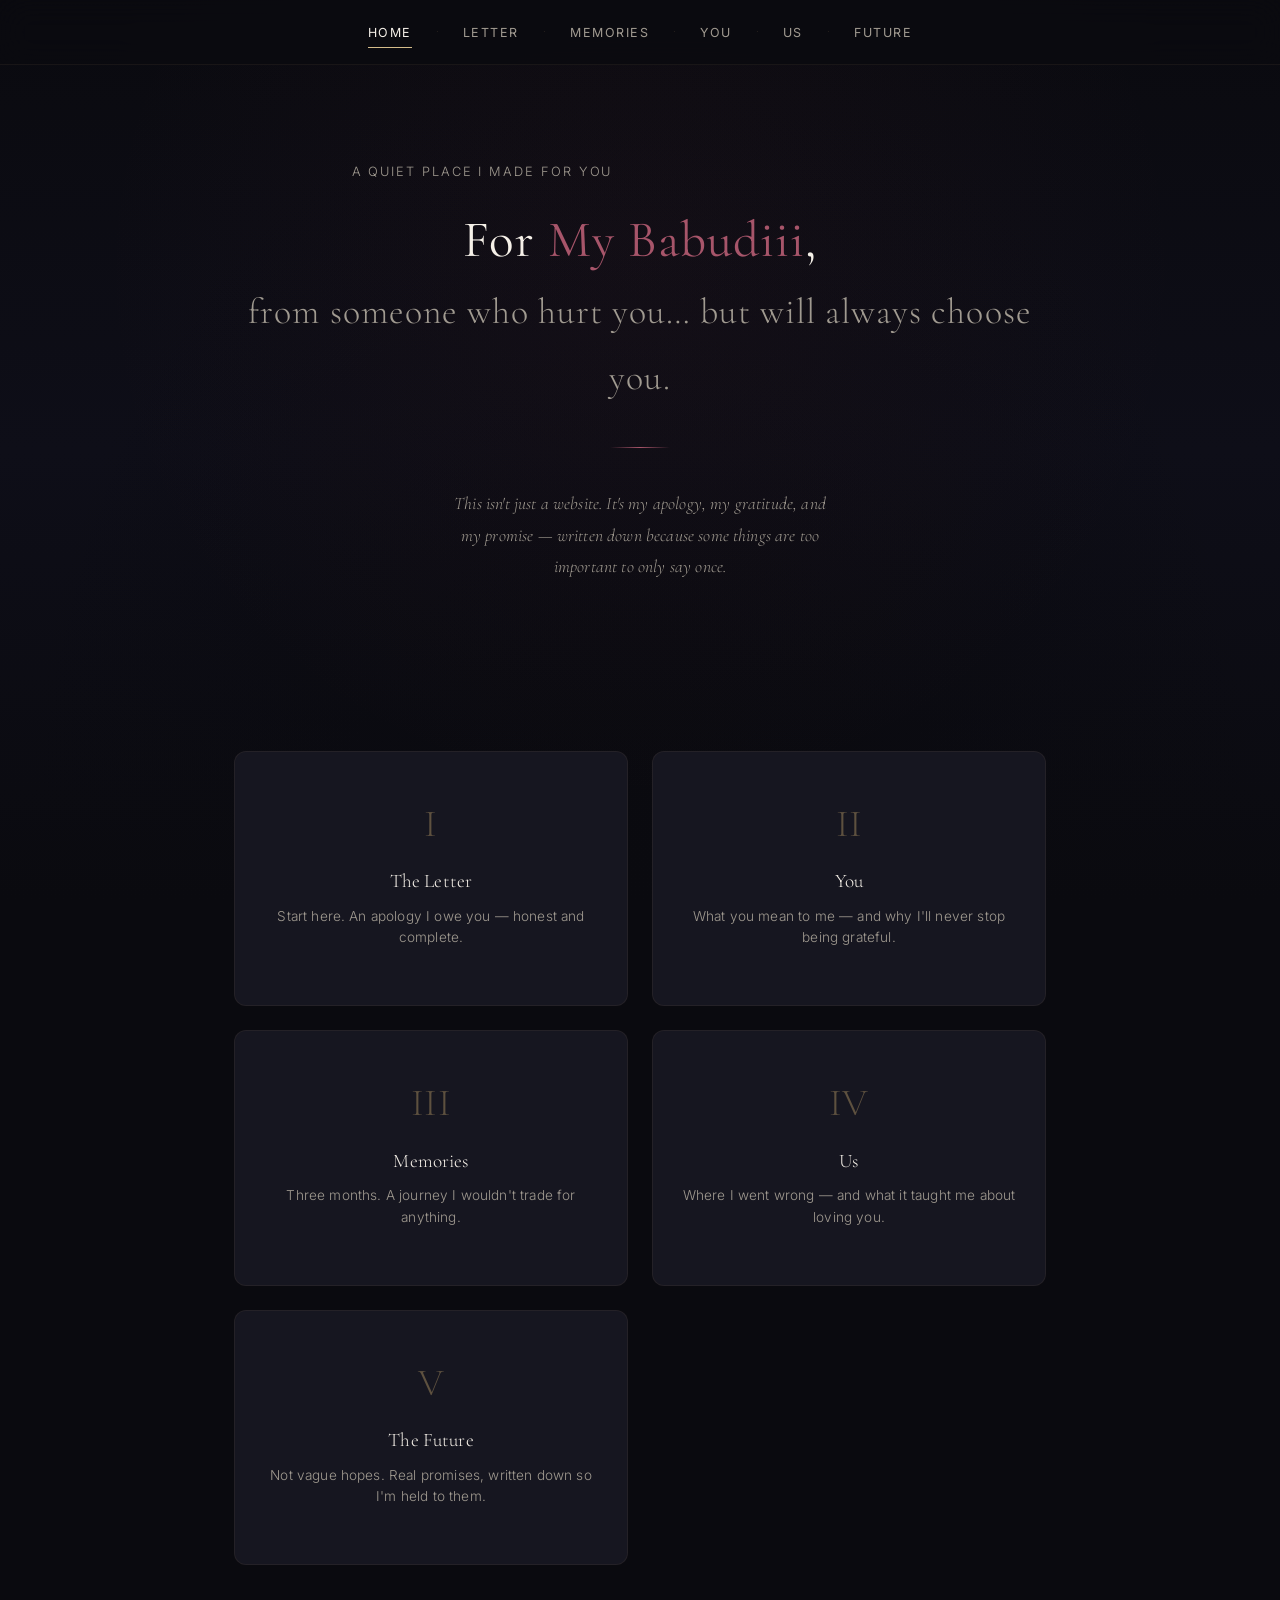
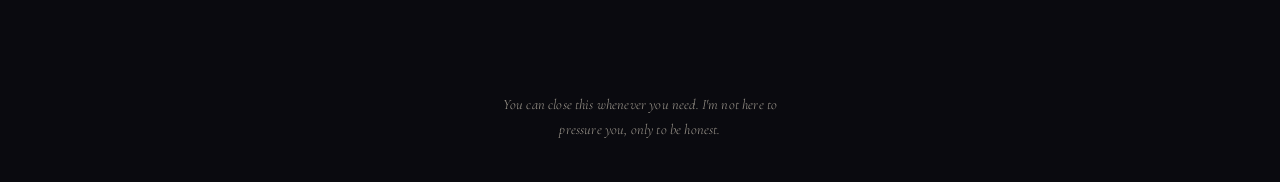
<file: Hello/index.html>
<!DOCTYPE html>
<html lang="en">
<head>
  <meta charset="UTF-8" />
  <meta name="viewport" content="width=device-width, initial-scale=1.0" />
  <title>For You — A Letter From Me</title>
  <meta name="description" content="A personal love letter, apology, and promise — made only for you." />
  <link rel="stylesheet" href="styles.css" />
</head>
<body>
  <div class="page-wrapper">

    <!-- ======== Navigation ======== -->
    <nav class="nav" aria-label="Main navigation">
      <div class="container container--wide">
        <div class="nav__inner">
          <a href="index.html" class="nav__link">Home</a>
          <span class="nav__separator">·</span>
          <a href="letter.html" class="nav__link">Letter</a>
          <span class="nav__separator">·</span>
          <a href="memories.html" class="nav__link">Memories</a>
          <span class="nav__separator">·</span>
          <a href="you.html" class="nav__link">You</a>
          <span class="nav__separator">·</span>
          <a href="us.html" class="nav__link">Us</a>
          <span class="nav__separator">·</span>
          <a href="future.html" class="nav__link">Future</a>
        </div>
      </div>
    </nav>

    <!-- ======== Hero Section ======== -->
    <section class="section section--hero">
      <div class="container">
        <div class="reveal">
          <p class="text-muted" style="font-size:0.8rem; letter-spacing:0.15em; text-transform:uppercase; margin-bottom:var(--space-md);">
            A quiet place I made for you
          </p>

          <!-- ✏️ REPLACE: Change [Her Name] to her real name -->
          <h1>For <span class="text-burgundy">My Babudiii</span>,<br>
            <span style="font-size:0.7em; font-weight:300; color:var(--text-muted);">
              from someone who hurt you… but will always choose you.
            </span>
          </h1>

          <hr class="divider" />

          <p class="serif italic" style="max-width:48ch; margin:0 auto; font-size:1.1rem; color:var(--text-muted); line-height:1.8;">
            This isn't just a website. It's my apology, my gratitude, and my promise — written down because some things are too important to only say once.
          </p>
        </div>
      </div>
    </section>

    <!-- ======== Chapter Cards ======== -->
    <section class="section">
      <div class="container">
        <div class="chapter-grid reveal-stagger">

          <a href="letter.html" class="chapter-card">
            <span class="chapter-card__number">I</span>
            <p class="chapter-card__title">The Letter</p>
            <p class="chapter-card__desc">Start here. An apology I owe you — honest and complete.</p>
          </a>

          <a href="you.html" class="chapter-card">
            <span class="chapter-card__number">II</span>
            <p class="chapter-card__title">You</p>
            <p class="chapter-card__desc">What you mean to me — and why I'll never stop being grateful.</p>
          </a>

          <a href="memories.html" class="chapter-card">
            <span class="chapter-card__number">III</span>
            <p class="chapter-card__title">Memories</p>
            <p class="chapter-card__desc">Three months. A journey I wouldn't trade for anything.</p>
          </a>

          <a href="us.html" class="chapter-card">
            <span class="chapter-card__number">IV</span>
            <p class="chapter-card__title">Us</p>
            <p class="chapter-card__desc">Where I went wrong — and what it taught me about loving you.</p>
          </a>

          <a href="future.html" class="chapter-card">
            <span class="chapter-card__number">V</span>
            <p class="chapter-card__title">The Future</p>
            <p class="chapter-card__desc">Not vague hopes. Real promises, written down so I'm held to them.</p>
          </a>

        </div>
      </div>
    </section>

    <!-- ======== Footer ======== -->
    <footer class="site-footer">
      <!-- ✏️ REPLACE: Change this text to your own words if you wish -->
      <p>You can close this whenever you need. I'm not here to pressure you, only to be honest.</p>
    </footer>

  </div>

  <script src="script.js"></script>
</body>
</html>
</file>
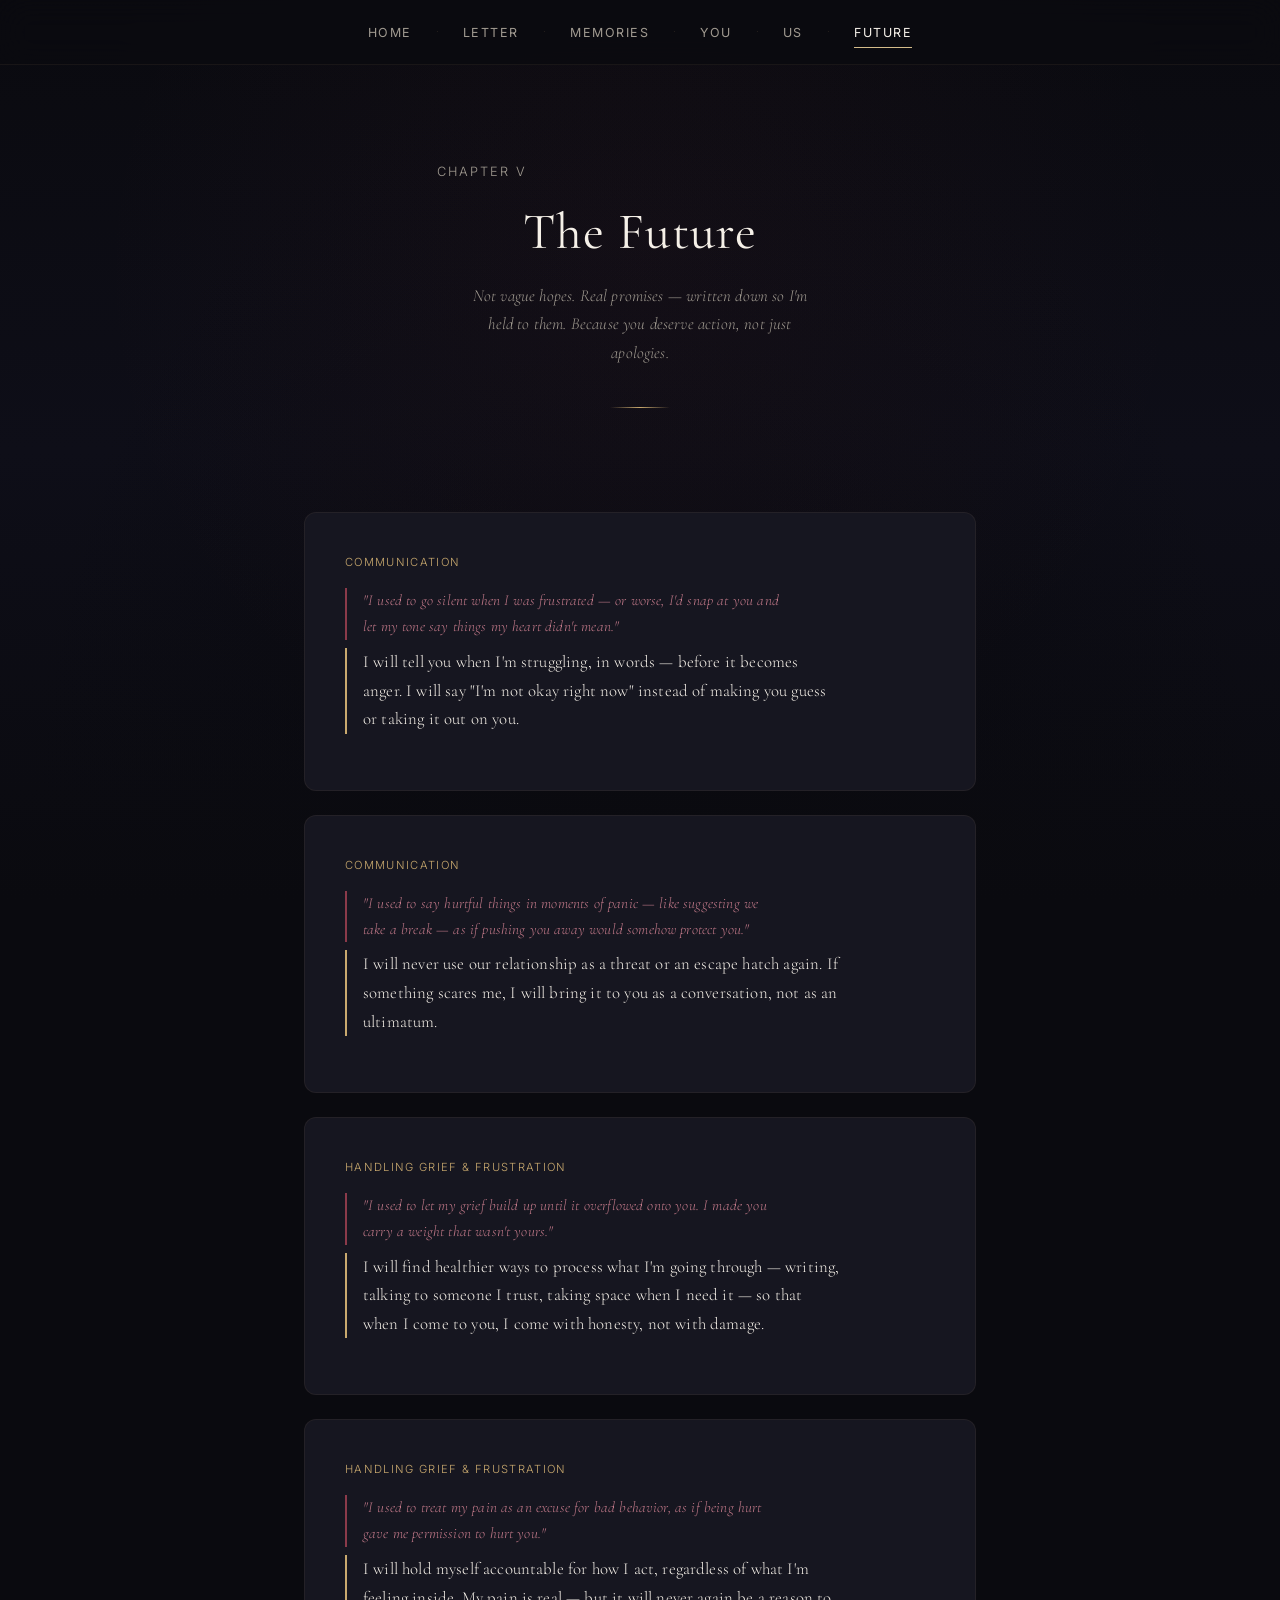
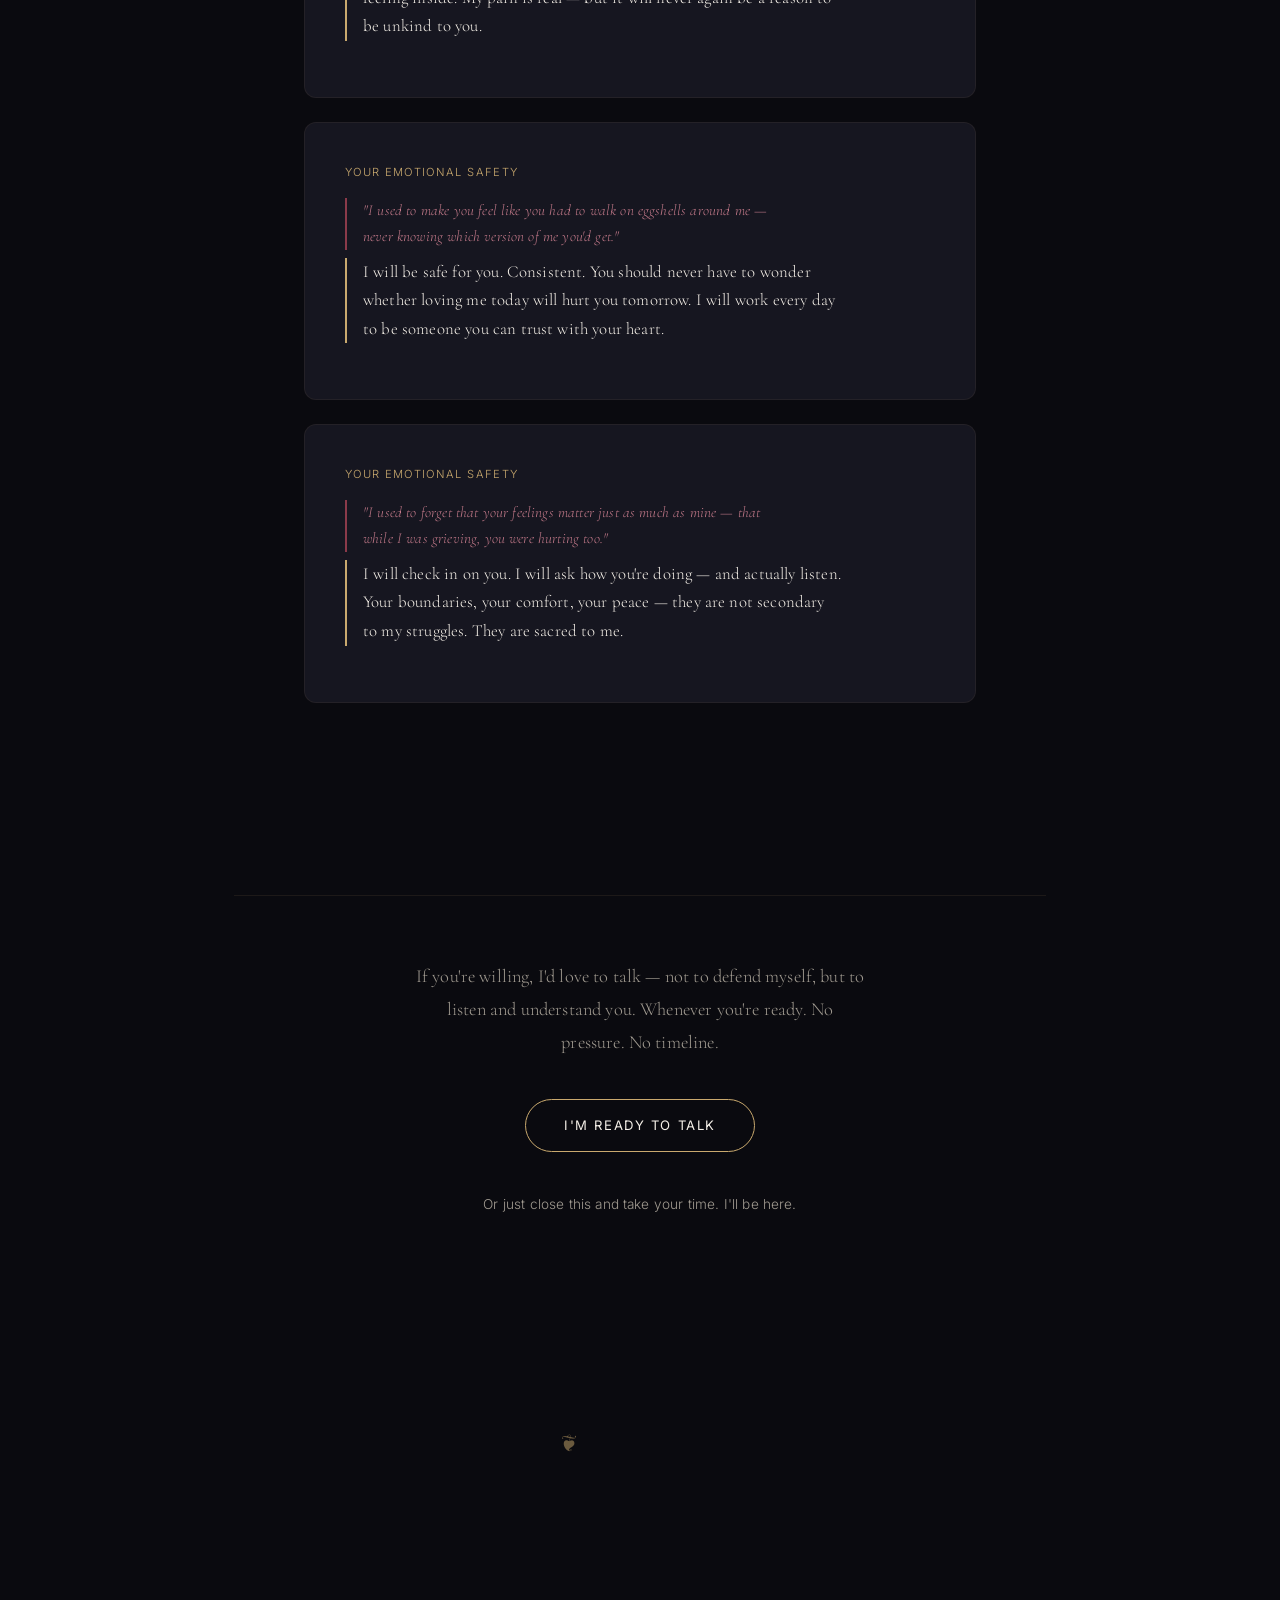
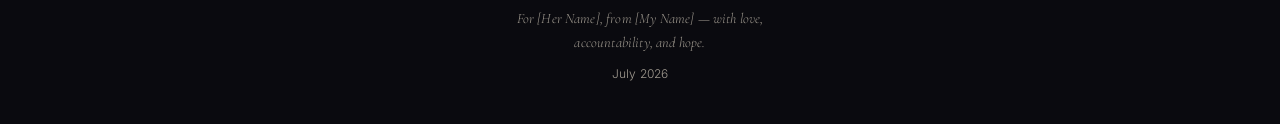
<file: Hello/future.html>
<!DOCTYPE html>
<html lang="en">
<head>
  <meta charset="UTF-8" />
  <meta name="viewport" content="width=device-width, initial-scale=1.0" />
  <title>The Future — For You</title>
  <meta name="description" content="Real promises, written down — because you deserve more than just words." />
  <link rel="stylesheet" href="styles.css" />
</head>
<body>
  <div class="page-wrapper">

    <!-- ======== Navigation ======== -->
    <nav class="nav" aria-label="Main navigation">
      <div class="container container--wide">
        <div class="nav__inner">
          <a href="index.html" class="nav__link">Home</a>
          <span class="nav__separator">·</span>
          <a href="letter.html" class="nav__link">Letter</a>
          <span class="nav__separator">·</span>
          <a href="memories.html" class="nav__link">Memories</a>
          <span class="nav__separator">·</span>
          <a href="you.html" class="nav__link">You</a>
          <span class="nav__separator">·</span>
          <a href="us.html" class="nav__link">Us</a>
          <span class="nav__separator">·</span>
          <a href="future.html" class="nav__link">Future</a>
        </div>
      </div>
    </nav>

    <!-- ======== Page Heading ======== -->
    <section class="section section--hero">
      <div class="container">
        <div class="reveal">
          <p class="text-muted" style="font-size:0.8rem; letter-spacing:0.15em; text-transform:uppercase; margin-bottom:var(--space-sm);">
            Chapter V
          </p>
          <h1>The Future</h1>
          <p class="serif italic text-muted" style="margin-top:var(--space-sm); font-size:1.05rem; max-width:48ch; margin-left:auto; margin-right:auto;">
            Not vague hopes. Real promises — written down so I'm held to them. Because you deserve action, not just apologies.
          </p>
          <hr class="divider--gold" style="width:60px; height:1px; border:none; margin:var(--space-lg) auto; background:linear-gradient(90deg, transparent, #c9a96e, transparent);" />
        </div>
      </div>
    </section>

    <!-- ======== Promise Cards ======== -->
    <section class="section" style="padding-top:0;">
      <div class="container" style="max-width:720px;">
        <div class="promise-grid reveal-stagger">

          <!-- ✏️ PROMISE 1 — Communication -->
          <div class="promise-card">
            <p class="promise-card__theme">Communication</p>
            <p class="promise-card__before">
              "I used to go silent when I was frustrated — or worse, I'd snap at you and let my tone say things my heart didn't mean."
            </p>
            <p class="promise-card__after">
              I will tell you when I'm struggling, in words — before it becomes anger. I will say "I'm not okay right now" instead of making you guess or taking it out on you.
            </p>
          </div>

          <!-- ✏️ PROMISE 2 — Communication -->
          <div class="promise-card">
            <p class="promise-card__theme">Communication</p>
            <p class="promise-card__before">
              "I used to say hurtful things in moments of panic — like suggesting we take a break — as if pushing you away would somehow protect you."
            </p>
            <p class="promise-card__after">
              I will never use our relationship as a threat or an escape hatch again. If something scares me, I will bring it to you as a conversation, not as an ultimatum.
            </p>
          </div>

          <!-- ✏️ PROMISE 3 — Handling Grief -->
          <div class="promise-card">
            <p class="promise-card__theme">Handling Grief & Frustration</p>
            <p class="promise-card__before">
              "I used to let my grief build up until it overflowed onto you. I made you carry a weight that wasn't yours."
            </p>
            <p class="promise-card__after">
              I will find healthier ways to process what I'm going through — writing, talking to someone I trust, taking space when I need it — so that when I come to you, I come with honesty, not with damage.
            </p>
          </div>

          <!-- ✏️ PROMISE 4 — Handling Grief -->
          <div class="promise-card">
            <p class="promise-card__theme">Handling Grief & Frustration</p>
            <p class="promise-card__before">
              "I used to treat my pain as an excuse for bad behavior, as if being hurt gave me permission to hurt you."
            </p>
            <p class="promise-card__after">
              I will hold myself accountable for how I act, regardless of what I'm feeling inside. My pain is real — but it will never again be a reason to be unkind to you.
            </p>
          </div>

          <!-- ✏️ PROMISE 5 — Emotional Safety -->
          <div class="promise-card">
            <p class="promise-card__theme">Your Emotional Safety</p>
            <p class="promise-card__before">
              "I used to make you feel like you had to walk on eggshells around me — never knowing which version of me you'd get."
            </p>
            <p class="promise-card__after">
              I will be safe for you. Consistent. You should never have to wonder whether loving me today will hurt you tomorrow. I will work every day to be someone you can trust with your heart.
            </p>
          </div>

          <!-- ✏️ PROMISE 6 — Emotional Safety -->
          <div class="promise-card">
            <p class="promise-card__theme">Your Emotional Safety</p>
            <p class="promise-card__before">
              "I used to forget that your feelings matter just as much as mine — that while I was grieving, you were hurting too."
            </p>
            <p class="promise-card__after">
              I will check in on you. I will ask how you're doing — and actually listen. Your boundaries, your comfort, your peace — they are not secondary to my struggles. They are sacred to me.
            </p>
          </div>

        </div>
      </div>
    </section>

    <!-- ======== CTA Section ======== -->
    <section class="section">
      <div class="container">
        <div class="cta-section reveal">
          <p>
            If you're willing, I'd love to talk — not to defend myself, but to listen and understand you. Whenever you're ready. No pressure. No timeline.
          </p>

          <!-- ✏️ REPLACE: Change href to your WhatsApp, phone, or contact link -->
          <a href="#" class="cta-button" id="contact-cta">
            I'm ready to talk
          </a>

          <p style="margin-top:var(--space-lg); font-size:0.85rem; color:var(--text-muted); font-family:var(--font-sans);">
            Or just close this and take your time. I'll be here.
          </p>
        </div>
      </div>
    </section>

    <!-- ======== Final Ornament ======== -->
    <section class="section" style="padding:0 0 var(--space-lg);">
      <div class="container text-center">
        <p class="ornament">❦</p>
      </div>
    </section>

    <!-- ======== Footer ======== -->
    <footer class="site-footer">
      <!-- ✏️ REPLACE: Change [Her Name] and [My Name] -->
      <p>For [Her Name], from [My Name] — with love, accountability, and hope.</p>
      <p style="margin-top:var(--space-xs); font-size:0.75rem; color:var(--text-muted); font-style:normal; font-family:var(--font-sans);">
        July 2026
      </p>
    </footer>

  </div>

  <script src="script.js"></script>
</body>
</html>
</file>
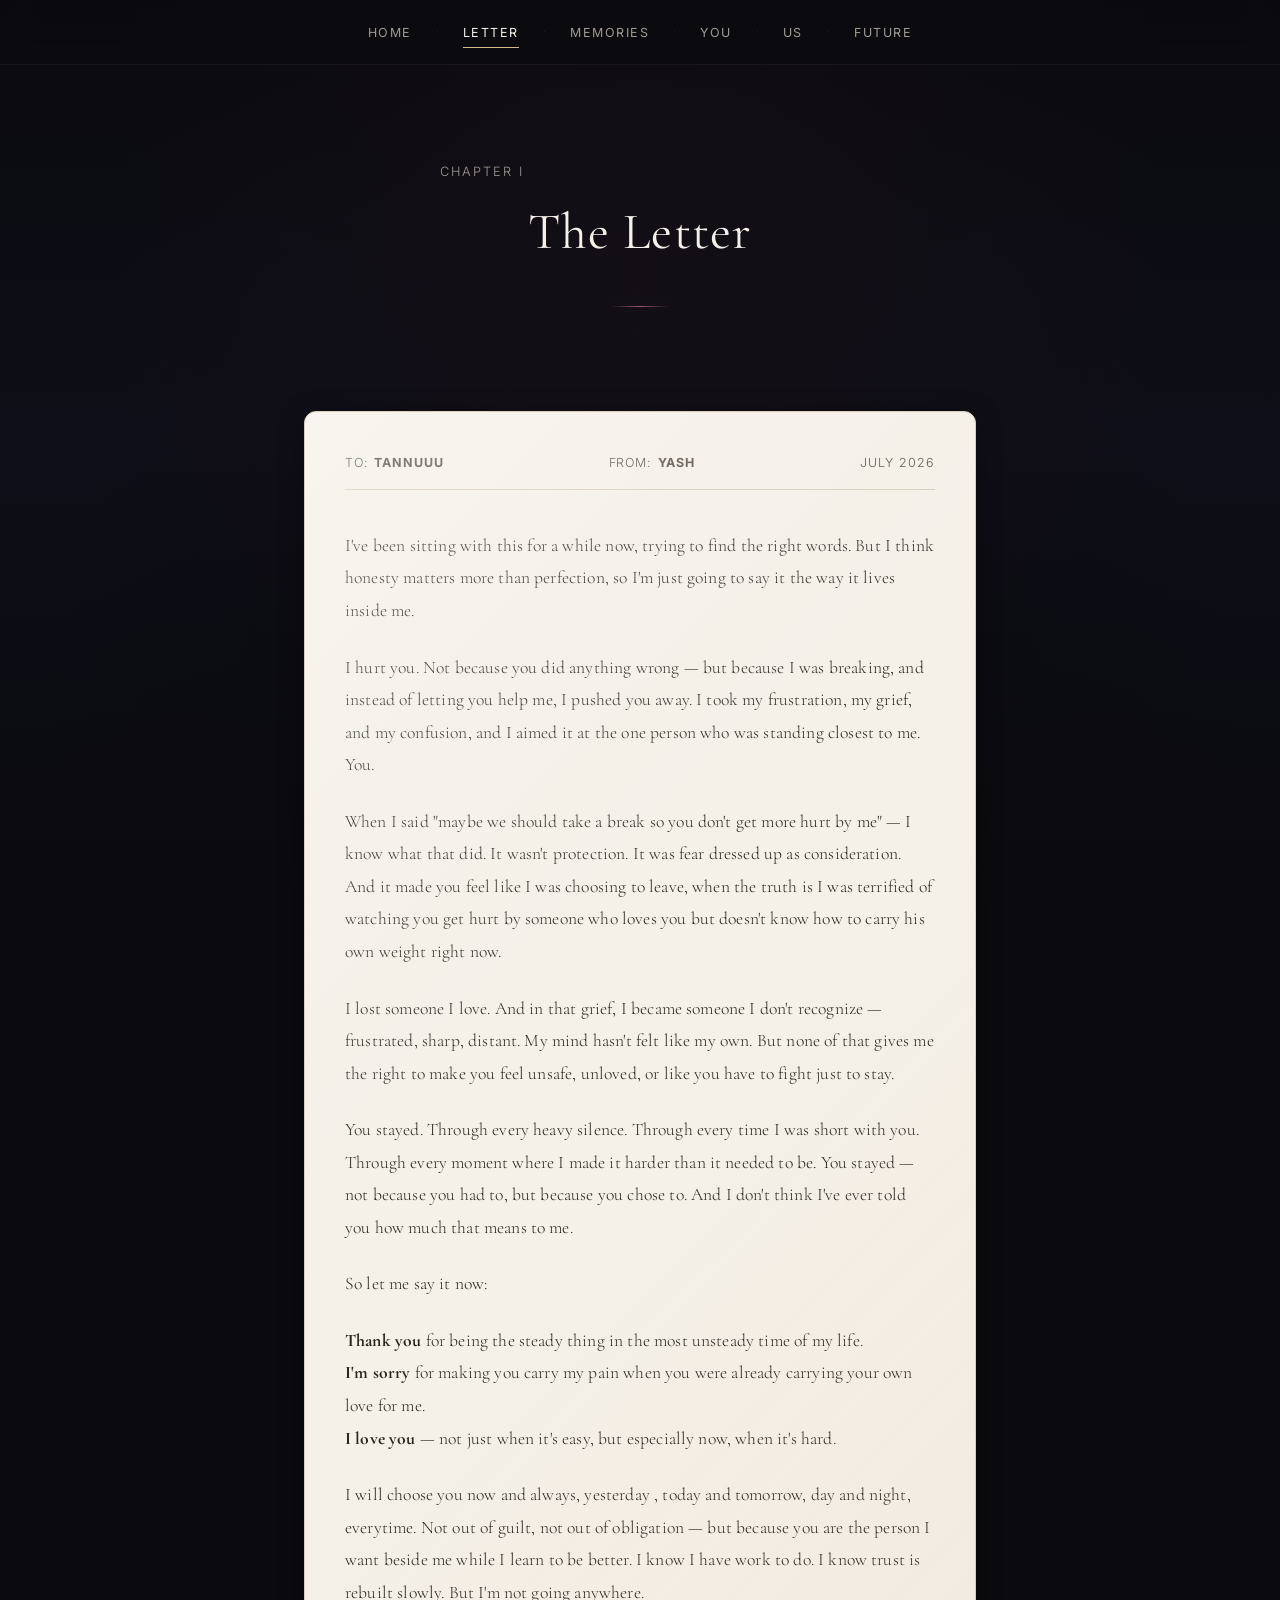
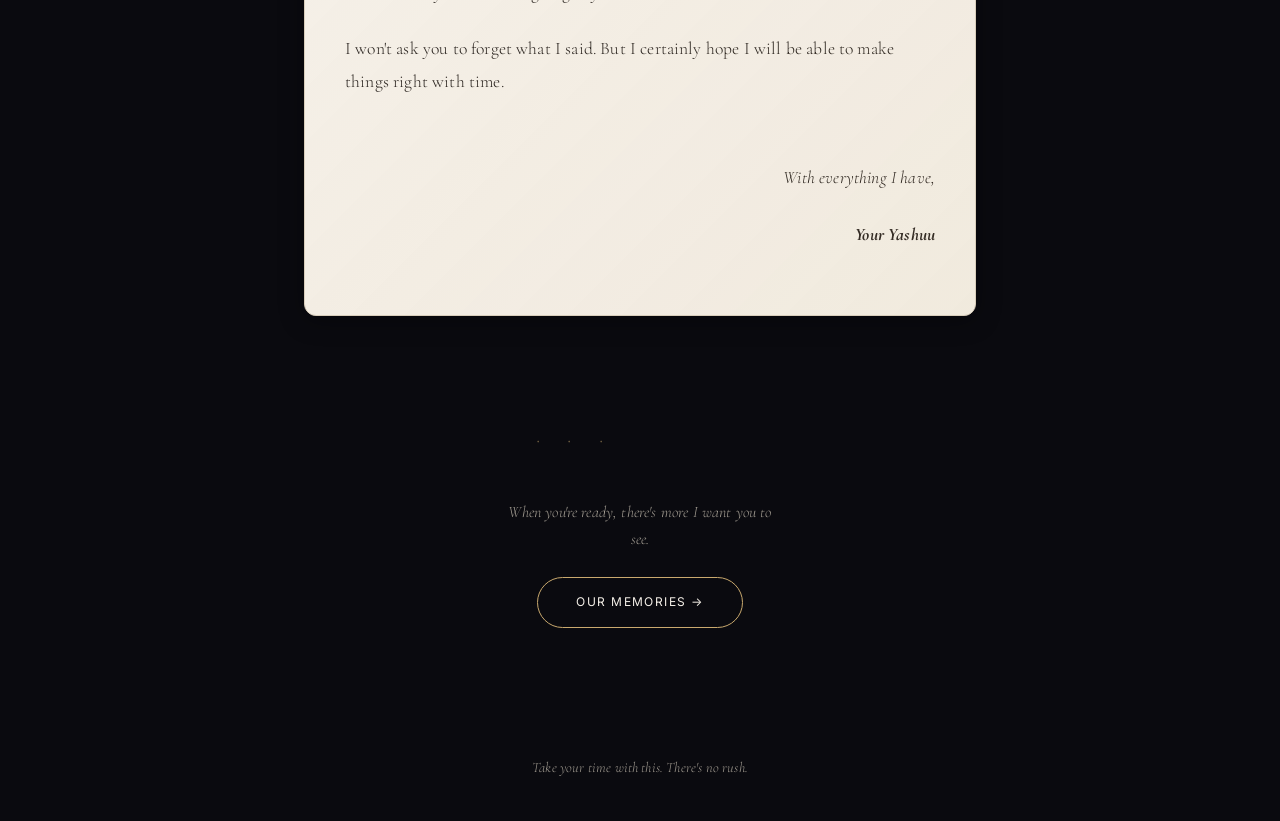
<file: Hello/letter.html>
<!DOCTYPE html>
<html lang="en">
<head>
  <meta charset="UTF-8" />
  <meta name="viewport" content="width=device-width, initial-scale=1.0" />
  <title>The Letter — For You</title>
  <meta name="description" content="An honest apology and love letter — written with care, not excuses." />
  <link rel="stylesheet" href="styles.css" />
</head>
<body>
  <div class="page-wrapper">

    <!-- ======== Navigation ======== -->
    <nav class="nav" aria-label="Main navigation">
      <div class="container container--wide">
        <div class="nav__inner">
          <a href="index.html" class="nav__link">Home</a>
          <span class="nav__separator">·</span>
          <a href="letter.html" class="nav__link">Letter</a>
          <span class="nav__separator">·</span>
          <a href="memories.html" class="nav__link">Memories</a>
          <span class="nav__separator">·</span>
          <a href="you.html" class="nav__link">You</a>
          <span class="nav__separator">·</span>
          <a href="us.html" class="nav__link">Us</a>
          <span class="nav__separator">·</span>
          <a href="future.html" class="nav__link">Future</a>
        </div>
      </div>
    </nav>

    <!-- ======== Page Heading ======== -->
    <section class="section section--hero">
      <div class="container">
        <div class="reveal">
          <p class="text-muted" style="font-size:0.8rem; letter-spacing:0.15em; text-transform:uppercase; margin-bottom:var(--space-sm);">
            Chapter I
          </p>
          <h1>The Letter</h1>
          <hr class="divider" />
        </div>
      </div>
    </section>

    <!-- ======== Letter Content ======== -->
    <section class="section" style="padding-top:0;">
      <div class="container" style="max-width:720px;">
        <div class="parchment-card reveal">

          <!-- ✏️ REPLACE: Change [Her Name], [My Name], and the date/city -->
          <div class="letter-header">
            <span>To: <strong>Tannuuu</strong></span>
            <span>From: <strong>Yash</strong></span>
            <span> July 2026</span>
          </div>

          <div class="letter-body">

            <!-- ✏️ REPLACE: Write your own letter paragraphs below -->

            <p>
              I've been sitting with this for a while now, trying to find the right words. But I think honesty matters more than perfection, so I'm just going to say it the way it lives inside me.
            </p>

            <p>
              I hurt you. Not because you did anything wrong — but because I was breaking, and instead of letting you help me, I pushed you away. I took my frustration, my grief, and my confusion, and I aimed it at the one person who was standing closest to me. You.
            </p>

            <p>
              When I said "maybe we should take a break so you don't get more hurt by me" — I know what that did. It wasn't protection. It was fear dressed up as consideration. And it made you feel like I was choosing to leave, when the truth is I was terrified of watching you get hurt by someone who loves you but doesn't know how to carry his own weight right now.
            </p>

            <p>
              I lost someone I love. And in that grief, I became someone I don't recognize — frustrated, sharp, distant. My mind hasn't felt like my own. But none of that gives me the right to make you feel unsafe, unloved, or like you have to fight just to stay.
            </p>

            <p>
              You stayed. Through every heavy silence. Through every time I was short with you. Through every moment where I made it harder than it needed to be. You stayed — not because you had to, but because you chose to. And I don't think I've ever told you how much that means to me.
            </p>

            <p>
              So let me say it now:
            </p>

            <p>
              <strong>Thank you</strong> for being the steady thing in the most unsteady time of my life.<br />
              <strong>I'm sorry</strong> for making you carry my pain when you were already carrying your own love for me.<br />
              <strong>I love you</strong> — not just when it's easy, but especially now, when it's hard.
            </p>

            <p>
              I will choose you now and always, yesterday , today and tomorrow, day and night, everytime. Not out of guilt, not out of obligation — but because you are the person I want beside me while I learn to be better. I know I have work to do. I know trust is rebuilt slowly. But I'm not going anywhere.
            </p>

            <p>
              I won't ask you to forget what I said. But I certainly hope I will be able to make things right with time.
            </p>

            <!-- ✏️ REPLACE: Change the closing name -->
            <div class="letter-closing">
              <p>With everything I have,</p>
              <p style="margin-top:var(--space-xs);"><strong>Your Yashuu</strong></p>
            </div>

          </div>
        </div>
      </div>
    </section>

    <!-- ======== Continue ======== -->
    <section class="section" style="padding-top:0;">
      <div class="container text-center reveal">
        <p class="ornament">· · ·</p>
        <p class="text-muted serif italic" style="max-width:40ch; margin:0 auto var(--space-md);">
          When you're ready, there's more I want you to see.
        </p>
        <a href="memories.html" class="cta-button" style="font-size:0.75rem;">Our Memories →</a>
      </div>
    </section>

    <!-- ======== Footer ======== -->
    <footer class="site-footer">
      <p>Take your time with this. There's no rush.</p>
    </footer>

  </div>

  <script src="script.js"></script>
</body>
</html>
</file>
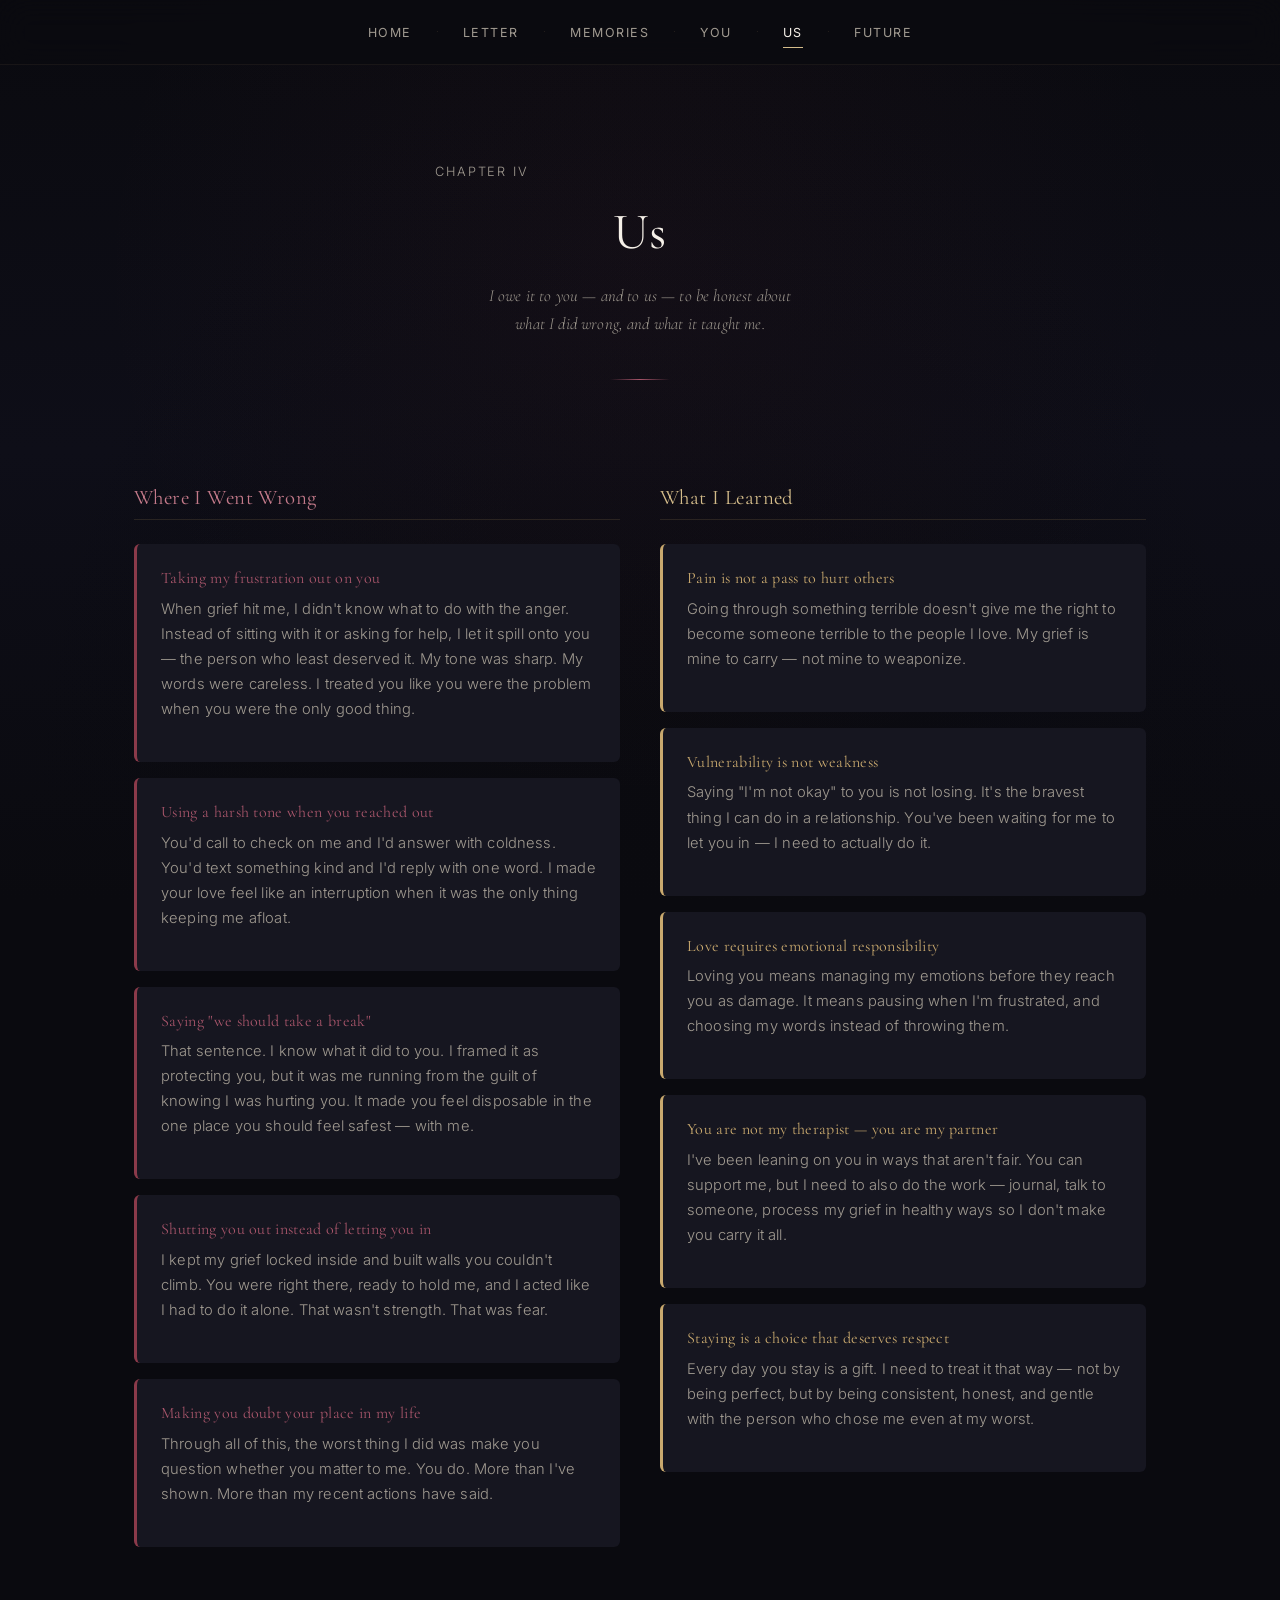
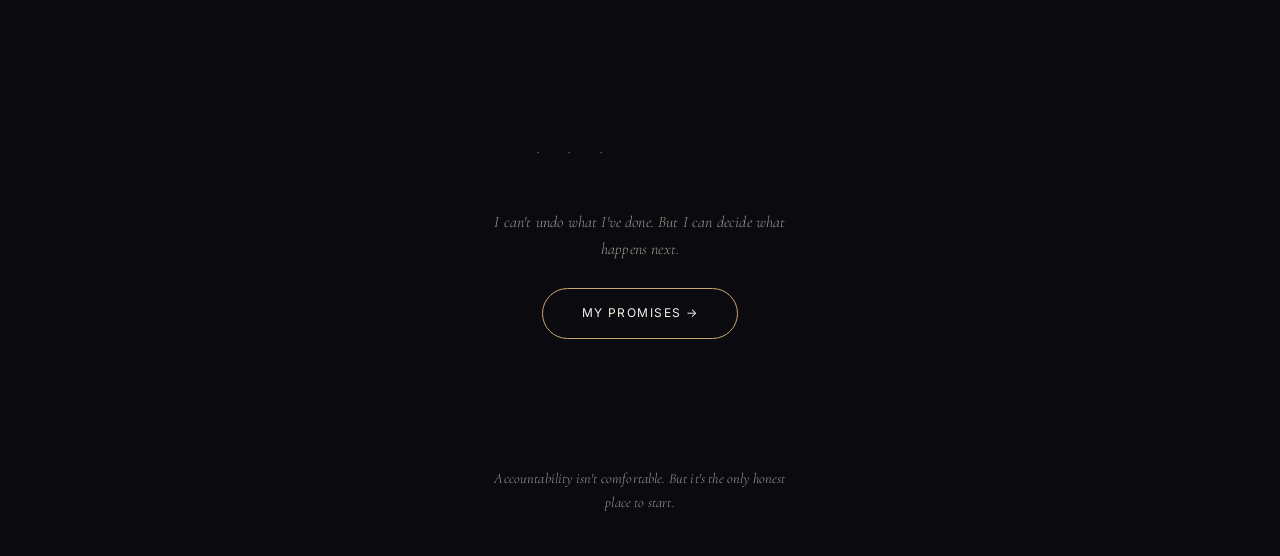
<file: Hello/us.html>
<!DOCTYPE html>
<html lang="en">
<head>
  <meta charset="UTF-8" />
  <meta name="viewport" content="width=device-width, initial-scale=1.0" />
  <title>Us — For You</title>
  <meta name="description" content="Where I went wrong, and what I've learned about loving you." />
  <link rel="stylesheet" href="styles.css" />
</head>
<body>
  <div class="page-wrapper">

    <!-- ======== Navigation ======== -->
    <nav class="nav" aria-label="Main navigation">
      <div class="container container--wide">
        <div class="nav__inner">
          <a href="index.html" class="nav__link">Home</a>
          <span class="nav__separator">·</span>
          <a href="letter.html" class="nav__link">Letter</a>
          <span class="nav__separator">·</span>
          <a href="memories.html" class="nav__link">Memories</a>
          <span class="nav__separator">·</span>
          <a href="you.html" class="nav__link">You</a>
          <span class="nav__separator">·</span>
          <a href="us.html" class="nav__link">Us</a>
          <span class="nav__separator">·</span>
          <a href="future.html" class="nav__link">Future</a>
        </div>
      </div>
    </nav>

    <!-- ======== Page Heading ======== -->
    <section class="section section--hero">
      <div class="container">
        <div class="reveal">
          <p class="text-muted" style="font-size:0.8rem; letter-spacing:0.15em; text-transform:uppercase; margin-bottom:var(--space-sm);">
            Chapter IV
          </p>
          <h1>Us</h1>
          <p class="serif italic text-muted" style="margin-top:var(--space-sm); font-size:1.05rem; max-width:48ch; margin-left:auto; margin-right:auto;">
            I owe it to you — and to us — to be honest about what I did wrong, and what it taught me.
          </p>
          <hr class="divider" />
        </div>
      </div>
    </section>

    <!-- ======== Split Layout ======== -->
    <section class="section" style="padding-top:0;">
      <div class="container container--wide">
        <div class="split-layout reveal">

          <!-- LEFT COLUMN: Where I Went Wrong -->
          <div class="split-column split-column--wrong">
            <h3 class="split-column__heading">Where I Went Wrong</h3>

            <!-- ✏️ REPLACE: Write your own mistakes in each card -->
            <div class="split-card">
              <h4 class="text-burgundy">Taking my frustration out on you</h4>
              <p>
                When grief hit me, I didn't know what to do with the anger. Instead of sitting with it or asking for help, I let it spill onto you — the person who least deserved it. My tone was sharp. My words were careless. I treated you like you were the problem when you were the only good thing.
              </p>
            </div>

            <div class="split-card">
              <h4 class="text-burgundy">Using a harsh tone when you reached out</h4>
              <p>
                You'd call to check on me and I'd answer with coldness. You'd text something kind and I'd reply with one word. I made your love feel like an interruption when it was the only thing keeping me afloat.
              </p>
            </div>

            <div class="split-card">
              <h4 class="text-burgundy">Saying "we should take a break"</h4>
              <p>
                That sentence. I know what it did to you. I framed it as protecting you, but it was me running from the guilt of knowing I was hurting you. It made you feel disposable in the one place you should feel safest — with me.
              </p>
            </div>

            <div class="split-card">
              <h4 class="text-burgundy">Shutting you out instead of letting you in</h4>
              <p>
                I kept my grief locked inside and built walls you couldn't climb. You were right there, ready to hold me, and I acted like I had to do it alone. That wasn't strength. That was fear.
              </p>
            </div>

            <div class="split-card">
              <h4 class="text-burgundy">Making you doubt your place in my life</h4>
              <p>
                Through all of this, the worst thing I did was make you question whether you matter to me. You do. More than I've shown. More than my recent actions have said.
              </p>
            </div>
          </div>

          <!-- RIGHT COLUMN: What I Learned -->
          <div class="split-column split-column--learned">
            <h3 class="split-column__heading">What I Learned</h3>

            <!-- ✏️ REPLACE: Write your own lessons in each card -->
            <div class="split-card">
              <h4>Pain is not a pass to hurt others</h4>
              <p>
                Going through something terrible doesn't give me the right to become someone terrible to the people I love. My grief is mine to carry — not mine to weaponize.
              </p>
            </div>

            <div class="split-card">
              <h4>Vulnerability is not weakness</h4>
              <p>
                Saying "I'm not okay" to you is not losing. It's the bravest thing I can do in a relationship. You've been waiting for me to let you in — I need to actually do it.
              </p>
            </div>

            <div class="split-card">
              <h4>Love requires emotional responsibility</h4>
              <p>
                Loving you means managing my emotions before they reach you as damage. It means pausing when I'm frustrated, and choosing my words instead of throwing them.
              </p>
            </div>

            <div class="split-card">
              <h4>You are not my therapist — you are my partner</h4>
              <p>
                I've been leaning on you in ways that aren't fair. You can support me, but I need to also do the work — journal, talk to someone, process my grief in healthy ways so I don't make you carry it all.
              </p>
            </div>

            <div class="split-card">
              <h4>Staying is a choice that deserves respect</h4>
              <p>
                Every day you stay is a gift. I need to treat it that way — not by being perfect, but by being consistent, honest, and gentle with the person who chose me even at my worst.
              </p>
            </div>
          </div>

        </div>
      </div>
    </section>

    <!-- ======== Continue ======== -->
    <section class="section">
      <div class="container text-center reveal">
        <p class="ornament">· · ·</p>
        <p class="text-muted serif italic" style="max-width:44ch; margin:0 auto var(--space-md);">
          I can't undo what I've done. But I can decide what happens next.
        </p>
        <a href="future.html" class="cta-button" style="font-size:0.75rem;">My Promises →</a>
      </div>
    </section>

    <!-- ======== Footer ======== -->
    <footer class="site-footer">
      <p>Accountability isn't comfortable. But it's the only honest place to start.</p>
    </footer>

  </div>

  <script src="script.js"></script>
</body>
</html>
</file>
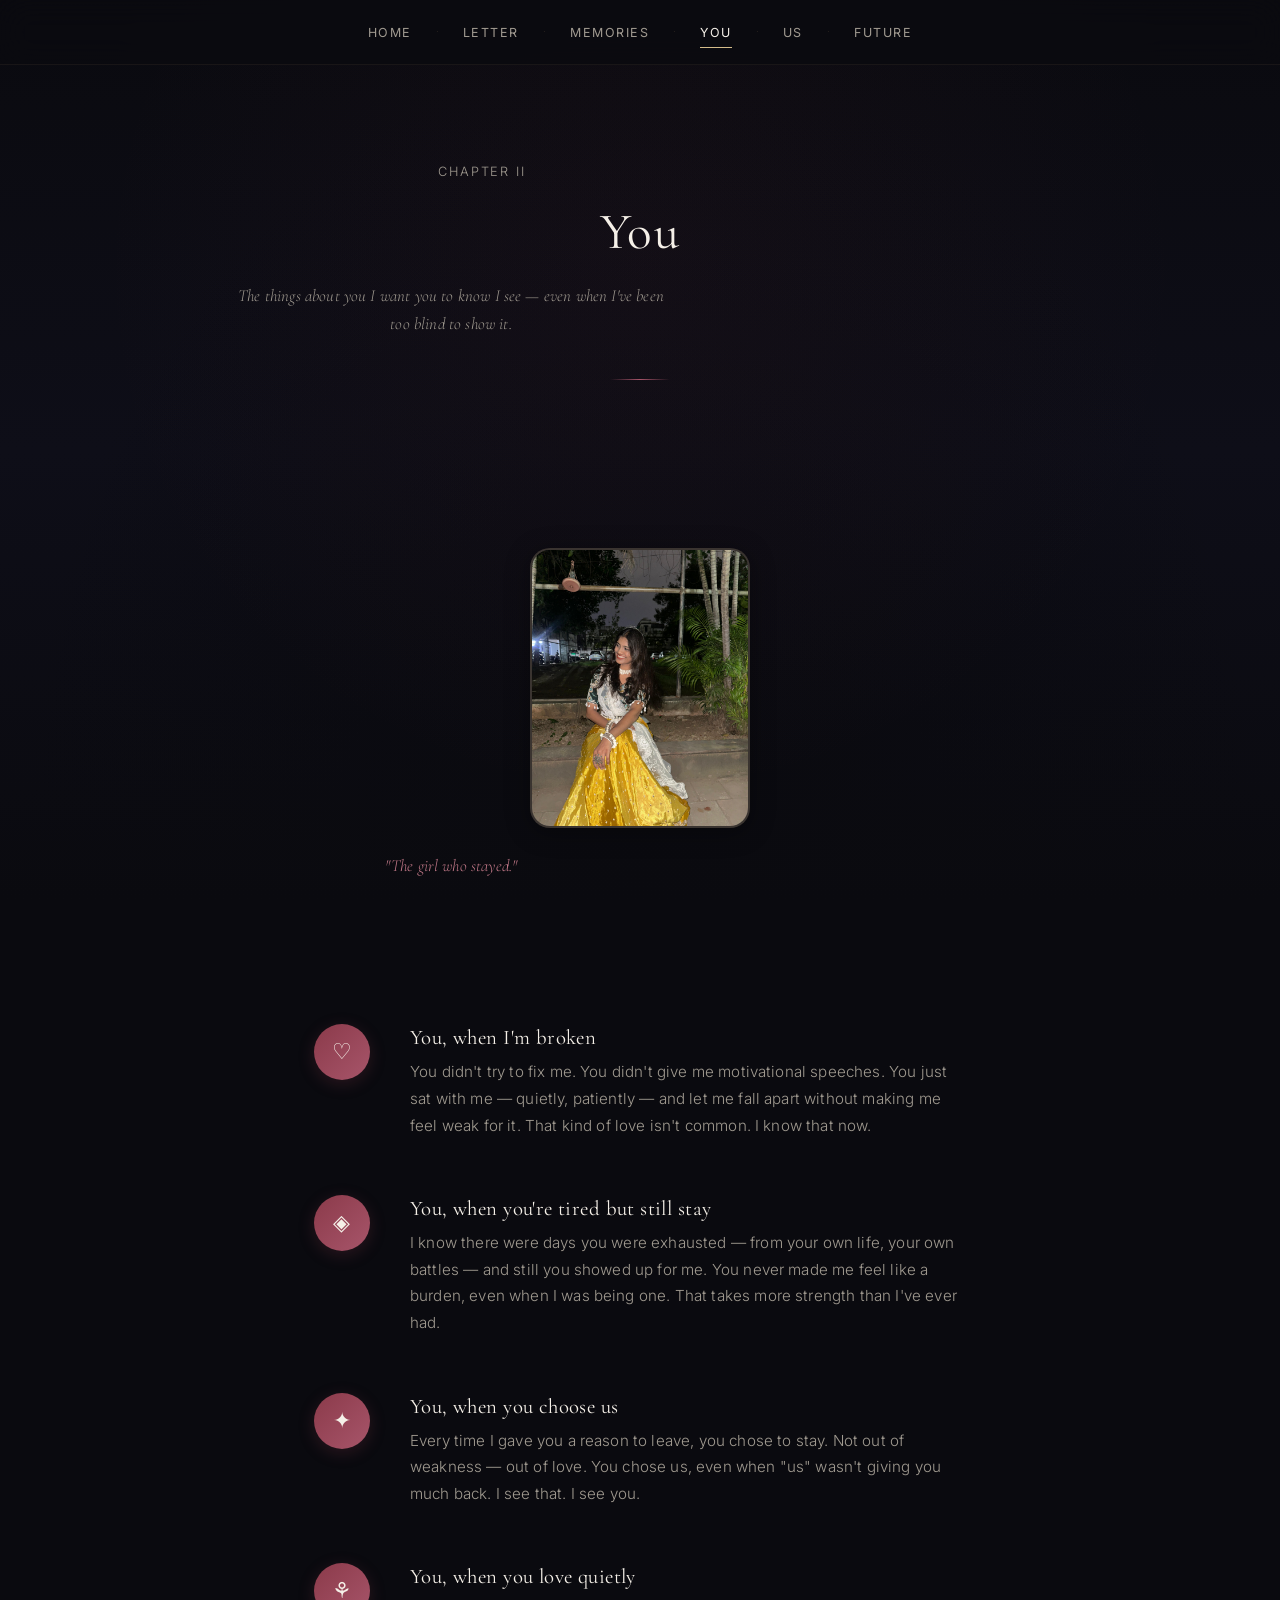
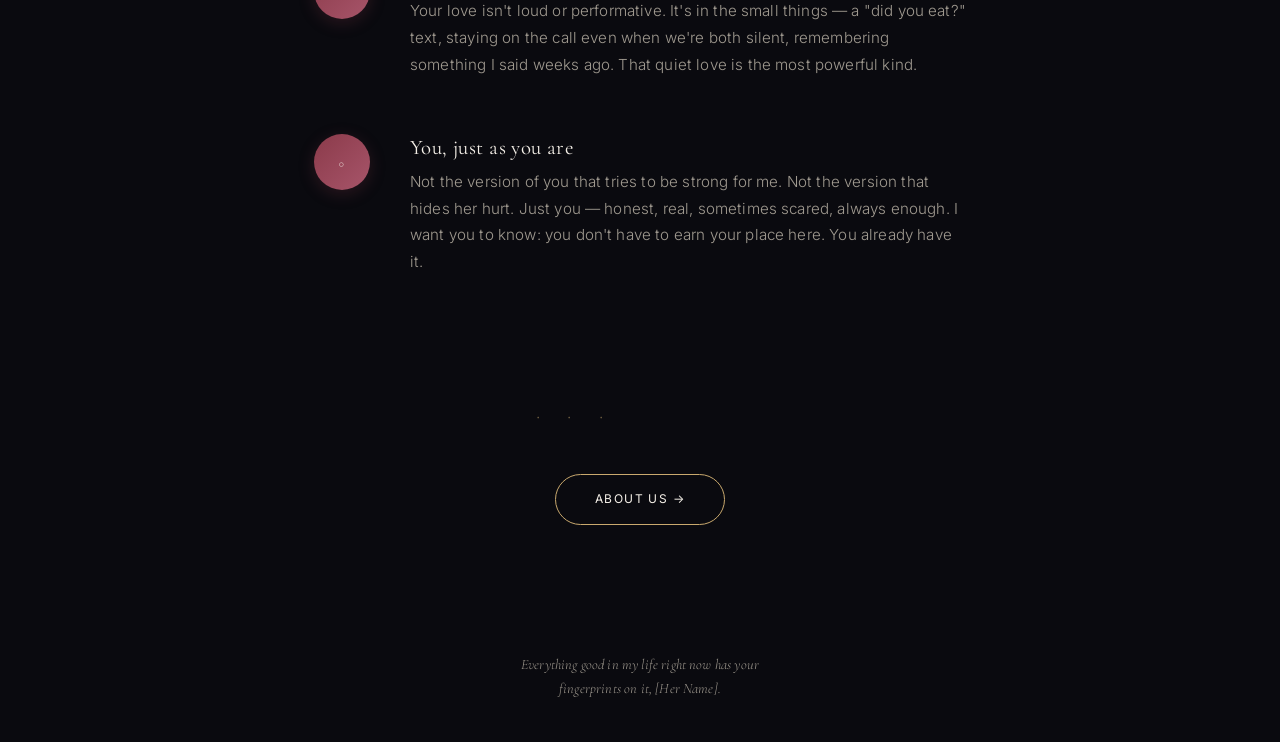
<file: Hello/you.html>
<!DOCTYPE html>
<html lang="en">
<head>
  <meta charset="UTF-8" />
  <meta name="viewport" content="width=device-width, initial-scale=1.0" />
  <title>You — For You</title>
  <meta name="description" content="Everything you are — and everything you mean to me." />
  <link rel="stylesheet" href="styles.css" />
</head>
<body>
  <div class="page-wrapper">

    <!-- ======== Navigation ======== -->
    <nav class="nav" aria-label="Main navigation">
      <div class="container container--wide">
        <div class="nav__inner">
          <a href="index.html" class="nav__link">Home</a>
          <span class="nav__separator">·</span>
          <a href="letter.html" class="nav__link">Letter</a>
          <span class="nav__separator">·</span>
          <a href="memories.html" class="nav__link">Memories</a>
          <span class="nav__separator">·</span>
          <a href="you.html" class="nav__link">You</a>
          <span class="nav__separator">·</span>
          <a href="us.html" class="nav__link">Us</a>
          <span class="nav__separator">·</span>
          <a href="future.html" class="nav__link">Future</a>
        </div>
      </div>
    </nav>

    <!-- ======== Page Heading ======== -->
    <section class="section section--hero">
      <div class="container">
        <div class="reveal">
          <p class="text-muted" style="font-size:0.8rem; letter-spacing:0.15em; text-transform:uppercase; margin-bottom:var(--space-sm);">
            Chapter II
          </p>
          <h1>You</h1>
          <p class="serif italic text-muted" style="margin-top:var(--space-sm); font-size:1.05rem;">
            The things about you I want you to know I see — even when I've been too blind to show it.
          </p>
          <hr class="divider" />
        </div>
      </div>
    </section>

    <!-- ======== Portrait Section ======== -->
    <section class="section" style="padding-top:0;">
      <div class="container">
        <div class="portrait-section reveal">
          <div class="portrait-frame">
            <!-- ✏️ REPLACE: src with a real photo of her -->
            <img src="assets/you page.jpg" alt="Her photo" onerror="this.parentElement.innerHTML='<span>[ her photo ]</span>'" />
          </div>
          <!-- ✏️ REPLACE: Change the caption -->
          <p class="portrait-caption">"The girl who stayed."</p>
        </div>
      </div>
    </section>

    <!-- ======== Trait Cards ======== -->
    <section class="section">
      <div class="container" style="max-width:700px;">
        <div class="trait-grid reveal-stagger">

          <!-- ✏️ TRAIT 1 — Replace the text with your own words about her -->
          <div class="trait-card">
            <div class="trait-card__icon">♡</div>
            <div class="trait-card__content">
              <h3>You, when I'm broken</h3>
              <p>
                You didn't try to fix me. You didn't give me motivational speeches. You just sat with me — quietly, patiently — and let me fall apart without making me feel weak for it. That kind of love isn't common. I know that now.
              </p>
            </div>
          </div>

          <!-- ✏️ TRAIT 2 -->
          <div class="trait-card">
            <div class="trait-card__icon">◈</div>
            <div class="trait-card__content">
              <h3>You, when you're tired but still stay</h3>
              <p>
                I know there were days you were exhausted — from your own life, your own battles — and still you showed up for me. You never made me feel like a burden, even when I was being one. That takes more strength than I've ever had.
              </p>
            </div>
          </div>

          <!-- ✏️ TRAIT 3 -->
          <div class="trait-card">
            <div class="trait-card__icon">✦</div>
            <div class="trait-card__content">
              <h3>You, when you choose us</h3>
              <p>
                Every time I gave you a reason to leave, you chose to stay. Not out of weakness — out of love. You chose us, even when "us" wasn't giving you much back. I see that. I see you.
              </p>
            </div>
          </div>

          <!-- ✏️ TRAIT 4 -->
          <div class="trait-card">
            <div class="trait-card__icon">⚘</div>
            <div class="trait-card__content">
              <h3>You, when you love quietly</h3>
              <p>
                Your love isn't loud or performative. It's in the small things — a "did you eat?" text, staying on the call even when we're both silent, remembering something I said weeks ago. That quiet love is the most powerful kind.
              </p>
            </div>
          </div>

          <!-- ✏️ TRAIT 5 -->
          <div class="trait-card">
            <div class="trait-card__icon">◦</div>
            <div class="trait-card__content">
              <h3>You, just as you are</h3>
              <p>
                Not the version of you that tries to be strong for me. Not the version that hides her hurt. Just you — honest, real, sometimes scared, always enough. I want you to know: you don't have to earn your place here. You already have it.
              </p>
            </div>
          </div>

        </div>
      </div>
    </section>

    <!-- ======== Continue ======== -->
    <section class="section" style="padding-top:0;">
      <div class="container text-center reveal">
        <p class="ornament">· · ·</p>
        <a href="us.html" class="cta-button" style="font-size:0.75rem;">About Us →</a>
      </div>
    </section>

    <!-- ======== Footer ======== -->
    <footer class="site-footer">
      <!-- ✏️ REPLACE: Change [Her Name] -->
      <p>Everything good in my life right now has your fingerprints on it, [Her Name].</p>
    </footer>

  </div>

  <script src="script.js"></script>
</body>
</html>
</file>
<file: Hello/styles.css>
/* ============================================================
   LOVE LETTER SITE — MASTER STYLESHEET
   ============================================================
   Design tokens, typography, layout, components, and pages.
   Aesthetic: intimate, minimal, story-book, vintage love-letter.
   ============================================================ */

/* ---------- Google Fonts ---------- */
@import url('https://fonts.googleapis.com/css2?family=Cormorant+Garamond:ital,wght@0,300;0,400;0,500;0,600;0,700;1,300;1,400;1,500;1,600&family=Inter:wght@300;400;500&display=swap');

/* ---------- CSS Custom Properties ---------- */
:root {
  /* Background */
  --bg-deep:        #0a0a0f;
  --bg-dark:        #101018;
  --bg-card-dark:   #161620;

  /* Parchment / cream surfaces */
  --parchment:      #f5f0e8;
  --parchment-dark: #e8e0d0;
  --parchment-edge: #d9cebb;

  /* Accent: muted burgundy / deep rose */
  --burgundy:       #8b3a4a;
  --burgundy-light: #a7556a;
  --rose-muted:     #c47a8a;

  /* Accent: soft gold / warm beige */
  --gold:           #c9a96e;
  --gold-soft:      #d4bc8a;
  --beige:          #b8a88a;

  /* Text */
  --text-light:     #e8e4dc;
  --text-muted:     #a09a90;
  --text-dark:      #2a2420;
  --text-dark-muted:#5a5048;

  /* Typography */
  --font-serif:     'Cormorant Garamond', 'Georgia', serif;
  --font-sans:      'Inter', 'Helvetica Neue', Arial, sans-serif;

  /* Spacing */
  --space-xs:  0.5rem;
  --space-sm:  1rem;
  --space-md:  1.5rem;
  --space-lg:  2.5rem;
  --space-xl:  4rem;
  --space-xxl: 6rem;

  /* Radii */
  --radius-sm: 6px;
  --radius-md: 12px;
  --radius-lg: 20px;

  /* Shadows */
  --shadow-soft:  0 4px 24px rgba(0, 0, 0, 0.35);
  --shadow-lift:  0 8px 32px rgba(0, 0, 0, 0.45);
  --shadow-glow:  0 0 40px rgba(139, 58, 74, 0.12);

  /* Transitions */
  --ease-gentle: cubic-bezier(0.25, 0.46, 0.45, 0.94);
}

/* ---------- Reset & Base ---------- */
*,
*::before,
*::after {
  margin: 0;
  padding: 0;
  box-sizing: border-box;
}

html {
  scroll-behavior: smooth;
  font-size: 16px;
}

body {
  font-family: var(--font-sans);
  font-weight: 300;
  color: var(--text-light);
  background: var(--bg-deep);
  line-height: 1.7;
  letter-spacing: 0.01em;
  min-height: 100vh;
  overflow-x: hidden;
  -webkit-font-smoothing: antialiased;
  -moz-osx-font-smoothing: grayscale;
}

/* Full-page background with subtle vignette */
body::before {
  content: '';
  position: fixed;
  inset: 0;
  background:
    radial-gradient(ellipse at 50% 30%, rgba(139, 58, 74, 0.06) 0%, transparent 60%),
    radial-gradient(ellipse at 50% 100%, rgba(10, 10, 15, 0.95) 0%, transparent 70%),
    linear-gradient(180deg, var(--bg-deep) 0%, #0e0e18 50%, var(--bg-deep) 100%);
  pointer-events: none;
  z-index: 0;
}

img {
  max-width: 100%;
  display: block;
}

a {
  color: inherit;
  text-decoration: none;
}

/* ---------- Typography ---------- */
h1, h2, h3, h4 {
  font-family: var(--font-serif);
  font-weight: 400;
  line-height: 1.3;
  letter-spacing: 0.02em;
}

h1 {
  font-size: clamp(2rem, 5vw, 3.2rem);
  color: var(--parchment);
}

h2 {
  font-size: clamp(1.5rem, 3.5vw, 2.2rem);
  color: var(--parchment);
}

h3 {
  font-size: clamp(1.2rem, 2.5vw, 1.6rem);
  color: var(--rose-muted);
}

h4 {
  font-size: 1.1rem;
  color: var(--gold);
}

p {
  max-width: 62ch;
  margin-bottom: var(--space-sm);
}

.serif {
  font-family: var(--font-serif);
}

.italic {
  font-style: italic;
}

.text-muted {
  color: var(--text-muted);
}

.text-burgundy {
  color: var(--burgundy-light);
}

.text-gold {
  color: var(--gold-soft);
}

.text-center {
  text-align: center;
}

/* ---------- Layout Utilities ---------- */
.page-wrapper {
  position: relative;
  z-index: 1;
  min-height: 100vh;
  display: flex;
  flex-direction: column;
}

.container {
  width: 100%;
  max-width: 860px;
  margin: 0 auto;
  padding: 0 var(--space-md);
}

.container--wide {
  max-width: 1060px;
}

.section {
  padding: var(--space-xl) 0;
}

.section--hero {
  padding: var(--space-xxl) 0 var(--space-xl);
  text-align: center;
}

/* ---------- Navigation ---------- */
.nav {
  position: sticky;
  top: 0;
  z-index: 100;
  padding: var(--space-sm) 0;
  background: rgba(10, 10, 15, 0.8);
  backdrop-filter: blur(16px);
  -webkit-backdrop-filter: blur(16px);
  border-bottom: 1px solid rgba(201, 169, 110, 0.08);
}

.nav__inner {
  display: flex;
  align-items: center;
  justify-content: center;
  gap: var(--space-md);
  flex-wrap: wrap;
}

.nav__link {
  font-family: var(--font-sans);
  font-size: 0.78rem;
  font-weight: 400;
  letter-spacing: 0.12em;
  text-transform: uppercase;
  color: var(--text-muted);
  padding: 0.35rem 0;
  position: relative;
  transition: color 0.4s var(--ease-gentle);
}

.nav__link::after {
  content: '';
  position: absolute;
  bottom: 0;
  left: 50%;
  width: 0;
  height: 1px;
  background: var(--gold-soft);
  transition: width 0.4s var(--ease-gentle), left 0.4s var(--ease-gentle);
}

.nav__link:hover,
.nav__link--active {
  color: var(--parchment);
}

.nav__link:hover::after,
.nav__link--active::after {
  width: 100%;
  left: 0;
}

.nav__separator {
  color: rgba(201, 169, 110, 0.2);
  font-size: 0.6rem;
  user-select: none;
}

/* ---------- Parchment Card ---------- */
.parchment-card {
  background: var(--parchment);
  color: var(--text-dark);
  border-radius: var(--radius-md);
  padding: var(--space-lg) var(--space-lg);
  box-shadow: var(--shadow-soft);
  border: 1px solid var(--parchment-edge);
  position: relative;
}

.parchment-card::before {
  content: '';
  position: absolute;
  inset: 0;
  border-radius: var(--radius-md);
  background:
    linear-gradient(135deg, rgba(255,255,255,0.3) 0%, transparent 40%),
    linear-gradient(315deg, rgba(201,169,110,0.08) 0%, transparent 50%);
  pointer-events: none;
}

.parchment-card p {
  color: var(--text-dark);
  font-family: var(--font-serif);
  font-size: 1.1rem;
  line-height: 1.85;
}

.parchment-card h3 {
  color: var(--burgundy);
  margin-bottom: var(--space-sm);
}

/* ---------- Dark Card ---------- */
.dark-card {
  background: var(--bg-card-dark);
  border-radius: var(--radius-md);
  padding: var(--space-lg);
  border: 1px solid rgba(201, 169, 110, 0.08);
  box-shadow: var(--shadow-soft);
  transition: transform 0.5s var(--ease-gentle), box-shadow 0.5s var(--ease-gentle);
}

.dark-card:hover {
  transform: translateY(-3px);
  box-shadow: var(--shadow-lift), var(--shadow-glow);
}

/* ---------- Decorative Elements ---------- */
.divider {
  width: 60px;
  height: 1px;
  background: linear-gradient(90deg, transparent, var(--burgundy-light), transparent);
  margin: var(--space-lg) auto;
  border: none;
}

.divider--gold {
  background: linear-gradient(90deg, transparent, var(--gold), transparent);
}

.ornament {
  text-align: center;
  font-family: var(--font-serif);
  font-size: 1.4rem;
  color: var(--gold);
  letter-spacing: 0.5em;
  margin: var(--space-lg) 0;
  opacity: 0.5;
}

/* ---------- Chapter / Link Cards (Home page) ---------- */
.chapter-grid {
  display: grid;
  grid-template-columns: repeat(auto-fit, minmax(260px, 1fr));
  gap: var(--space-md);
  margin-top: var(--space-lg);
}

.chapter-card {
  background: var(--bg-card-dark);
  border: 1px solid rgba(201, 169, 110, 0.08);
  border-radius: var(--radius-md);
  padding: var(--space-lg) var(--space-md);
  text-align: center;
  transition: transform 0.5s var(--ease-gentle), border-color 0.5s var(--ease-gentle), box-shadow 0.5s var(--ease-gentle);
  cursor: pointer;
  text-decoration: none;
  display: block;
}

.chapter-card:hover {
  transform: translateY(-4px);
  border-color: rgba(201, 169, 110, 0.2);
  box-shadow: var(--shadow-lift), var(--shadow-glow);
}

.chapter-card__number {
  font-family: var(--font-serif);
  font-size: 2.4rem;
  color: var(--gold);
  opacity: 0.4;
  display: block;
  margin-bottom: var(--space-xs);
}

.chapter-card__title {
  font-family: var(--font-serif);
  font-size: 1.2rem;
  color: var(--parchment);
  margin-bottom: var(--space-xs);
}

.chapter-card__desc {
  font-size: 0.85rem;
  color: var(--text-muted);
  line-height: 1.6;
}

/* ---------- Letter Page ---------- */
.letter-header {
  display: flex;
  flex-wrap: wrap;
  justify-content: space-between;
  align-items: baseline;
  gap: var(--space-xs);
  font-family: var(--font-sans);
  font-size: 0.78rem;
  letter-spacing: 0.08em;
  text-transform: uppercase;
  color: var(--text-dark-muted);
  padding-bottom: var(--space-sm);
  border-bottom: 1px solid var(--parchment-edge);
  margin-bottom: var(--space-lg);
}

.letter-body {
  font-family: var(--font-serif);
  font-size: 1.15rem;
  line-height: 2;
  color: var(--text-dark);
}

.letter-body p {
  margin-bottom: var(--space-md);
  max-width: none;
}

.letter-closing {
  margin-top: var(--space-xl);
  text-align: right;
  font-family: var(--font-serif);
  font-style: italic;
  font-size: 1.1rem;
  color: var(--burgundy);
}

/* ---------- Memories / Timeline ---------- */
.timeline {
  position: relative;
  padding-left: 40px;
}

.timeline::before {
  content: '';
  position: absolute;
  left: 14px;
  top: 0;
  bottom: 0;
  width: 1px;
  background: linear-gradient(180deg, transparent, var(--burgundy-light), var(--gold), var(--burgundy-light), transparent);
}

.memory-item {
  position: relative;
  margin-bottom: var(--space-xl);
}

.memory-item::before {
  content: '';
  position: absolute;
  left: -33px;
  top: 10px;
  width: 9px;
  height: 9px;
  border-radius: 50%;
  background: var(--burgundy-light);
  box-shadow: 0 0 12px rgba(139, 58, 74, 0.4);
}

.memory-card {
  background: var(--bg-card-dark);
  border-radius: var(--radius-md);
  overflow: hidden;
  border: 1px solid rgba(201, 169, 110, 0.08);
  box-shadow: var(--shadow-soft);
  transition: transform 0.5s var(--ease-gentle), box-shadow 0.5s var(--ease-gentle);
}

.memory-card:hover {
  transform: translateY(-2px);
  box-shadow: var(--shadow-lift);
}

.memory-card__img {
  width: 100%;
  height: 220px;
  object-fit: cover;
  background: var(--bg-dark);
  display: flex;
  align-items: center;
  justify-content: center;
  color: var(--text-muted);
  font-size: 0.8rem;
  font-style: italic;
}

.memory-card__img img {
  width: 100%;
  height: 100%;
  object-fit: cover;
}

.memory-card__body {
  padding: var(--space-md);
}

.memory-card__label {
  font-family: var(--font-sans);
  font-size: 0.72rem;
  letter-spacing: 0.1em;
  text-transform: uppercase;
  color: var(--gold);
  margin-bottom: var(--space-xs);
}

.memory-card__caption {
  font-family: var(--font-serif);
  font-size: 1.05rem;
  color: var(--text-light);
  line-height: 1.7;
}

/* ---------- "You" Page — Trait Cards ---------- */
.trait-grid {
  display: grid;
  grid-template-columns: 1fr;
  gap: var(--space-lg);
}

.trait-card {
  display: flex;
  gap: var(--space-lg);
  align-items: flex-start;
}

.trait-card__icon {
  flex-shrink: 0;
  width: 56px;
  height: 56px;
  border-radius: 50%;
  background: linear-gradient(135deg, var(--burgundy), var(--burgundy-light));
  display: flex;
  align-items: center;
  justify-content: center;
  font-family: var(--font-serif);
  font-size: 1.4rem;
  color: var(--parchment);
  box-shadow: 0 4px 16px rgba(139, 58, 74, 0.25);
}

.trait-card__content h3 {
  color: var(--parchment);
  margin-bottom: var(--space-xs);
  font-size: 1.3rem;
}

.trait-card__content p {
  color: var(--text-muted);
  font-size: 0.95rem;
  line-height: 1.75;
}

.portrait-section {
  text-align: center;
  margin-top: var(--space-xl);
}

.portrait-frame {
  width: 220px;
  height: 280px;
  margin: 0 auto var(--space-md);
  border-radius: var(--radius-lg);
  border: 2px solid rgba(201, 169, 110, 0.2);
  overflow: hidden;
  box-shadow: var(--shadow-soft);
  background: var(--bg-card-dark);
  display: flex;
  align-items: center;
  justify-content: center;
  color: var(--text-muted);
  font-size: 0.8rem;
  font-style: italic;
}

.portrait-frame img {
  width: 100%;
  height: 100%;
  object-fit: cover;
}

.portrait-caption {
  font-family: var(--font-serif);
  font-style: italic;
  color: var(--rose-muted);
  font-size: 1.05rem;
}

/* ---------- "Us" Page — Split Layout ---------- */
.split-layout {
  display: grid;
  grid-template-columns: 1fr 1fr;
  gap: var(--space-lg);
}

.split-column__heading {
  font-family: var(--font-serif);
  font-size: 1.3rem;
  margin-bottom: var(--space-md);
  padding-bottom: var(--space-xs);
  border-bottom: 1px solid rgba(201, 169, 110, 0.15);
}

.split-column--wrong .split-column__heading {
  color: var(--rose-muted);
}

.split-column--learned .split-column__heading {
  color: var(--gold-soft);
}

.split-card {
  background: var(--bg-card-dark);
  border-radius: var(--radius-sm);
  padding: var(--space-md);
  margin-bottom: var(--space-sm);
  border-left: 3px solid var(--burgundy);
  transition: transform 0.4s var(--ease-gentle);
}

.split-card:hover {
  transform: translateX(4px);
}

.split-column--learned .split-card {
  border-left-color: var(--gold);
}

.split-card p {
  font-size: 0.92rem;
  color: var(--text-muted);
  line-height: 1.7;
}

.split-card h4 {
  margin-bottom: var(--space-xs);
  font-size: 1rem;
}

/* ---------- "Future" Page — Promise Cards ---------- */
.promise-grid {
  display: grid;
  grid-template-columns: 1fr;
  gap: var(--space-md);
}

.promise-card {
  background: var(--bg-card-dark);
  border-radius: var(--radius-md);
  padding: var(--space-lg);
  border: 1px solid rgba(201, 169, 110, 0.08);
  transition: transform 0.5s var(--ease-gentle), border-color 0.5s var(--ease-gentle);
}

.promise-card:hover {
  transform: translateY(-2px);
  border-color: rgba(201, 169, 110, 0.18);
}

.promise-card__theme {
  font-family: var(--font-sans);
  font-size: 0.7rem;
  letter-spacing: 0.12em;
  text-transform: uppercase;
  color: var(--gold);
  margin-bottom: var(--space-sm);
}

.promise-card__before {
  font-family: var(--font-serif);
  font-size: 0.95rem;
  color: var(--rose-muted);
  margin-bottom: var(--space-xs);
  padding-left: var(--space-sm);
  border-left: 2px solid var(--burgundy);
  font-style: italic;
}

.promise-card__after {
  font-family: var(--font-serif);
  font-size: 1.05rem;
  color: var(--parchment);
  padding-left: var(--space-sm);
  border-left: 2px solid var(--gold);
  line-height: 1.7;
}

/* ---------- CTA Section ---------- */
.cta-section {
  text-align: center;
  margin-top: var(--space-xl);
  padding: var(--space-xl) var(--space-md);
  border-top: 1px solid rgba(201, 169, 110, 0.1);
}

.cta-section p {
  font-family: var(--font-serif);
  font-size: 1.15rem;
  color: var(--text-muted);
  max-width: 50ch;
  margin: 0 auto var(--space-lg);
  line-height: 1.8;
}

.cta-button {
  display: inline-block;
  font-family: var(--font-sans);
  font-size: 0.82rem;
  font-weight: 400;
  letter-spacing: 0.12em;
  text-transform: uppercase;
  color: var(--parchment);
  background: transparent;
  border: 1px solid var(--gold);
  border-radius: 50px;
  padding: 0.9rem 2.4rem;
  cursor: pointer;
  transition: background 0.4s var(--ease-gentle), color 0.4s var(--ease-gentle), box-shadow 0.4s var(--ease-gentle);
}

.cta-button:hover {
  background: var(--gold);
  color: var(--bg-deep);
  box-shadow: 0 0 24px rgba(201, 169, 110, 0.25);
}

/* ---------- Footer ---------- */
.site-footer {
  text-align: center;
  padding: var(--space-xl) var(--space-md) var(--space-lg);
  margin-top: auto;
}

.site-footer p {
  font-family: var(--font-serif);
  font-style: italic;
  font-size: 0.9rem;
  color: var(--text-muted);
  max-width: 50ch;
  margin: 0 auto;
  line-height: 1.7;
}

/* ---------- Scroll-Reveal Animations ---------- */
.reveal {
  opacity: 0;
  transform: translateY(24px);
  transition: opacity 0.8s var(--ease-gentle), transform 0.8s var(--ease-gentle);
}

.reveal.is-visible {
  opacity: 1;
  transform: translateY(0);
}

/* Stagger children */
.reveal-stagger > * {
  opacity: 0;
  transform: translateY(20px);
  transition: opacity 0.6s var(--ease-gentle), transform 0.6s var(--ease-gentle);
}

.reveal-stagger.is-visible > *:nth-child(1) { transition-delay: 0.05s; opacity: 1; transform: translateY(0); }
.reveal-stagger.is-visible > *:nth-child(2) { transition-delay: 0.12s; opacity: 1; transform: translateY(0); }
.reveal-stagger.is-visible > *:nth-child(3) { transition-delay: 0.19s; opacity: 1; transform: translateY(0); }
.reveal-stagger.is-visible > *:nth-child(4) { transition-delay: 0.26s; opacity: 1; transform: translateY(0); }
.reveal-stagger.is-visible > *:nth-child(5) { transition-delay: 0.33s; opacity: 1; transform: translateY(0); }
.reveal-stagger.is-visible > *:nth-child(6) { transition-delay: 0.40s; opacity: 1; transform: translateY(0); }
.reveal-stagger.is-visible > *:nth-child(7) { transition-delay: 0.47s; opacity: 1; transform: translateY(0); }
.reveal-stagger.is-visible > *:nth-child(8) { transition-delay: 0.54s; opacity: 1; transform: translateY(0); }

/* ---------- Responsive ---------- */
@media (max-width: 768px) {
  .split-layout {
    grid-template-columns: 1fr;
  }

  .chapter-grid {
    grid-template-columns: 1fr;
  }

  .trait-card {
    flex-direction: column;
    align-items: center;
    text-align: center;
  }

  .parchment-card {
    padding: var(--space-md);
  }

  .nav__inner {
    gap: var(--space-sm);
  }

  .nav__separator {
    display: none;
  }

  .timeline {
    padding-left: 30px;
  }

  .memory-item::before {
    left: -23px;
  }

  .section--hero {
    padding: var(--space-xl) 0 var(--space-lg);
  }
}

@media (max-width: 480px) {
  html {
    font-size: 15px;
  }

  .nav__link {
    font-size: 0.7rem;
    letter-spacing: 0.08em;
  }

  .container {
    padding: 0 var(--space-sm);
  }
}
</file>
